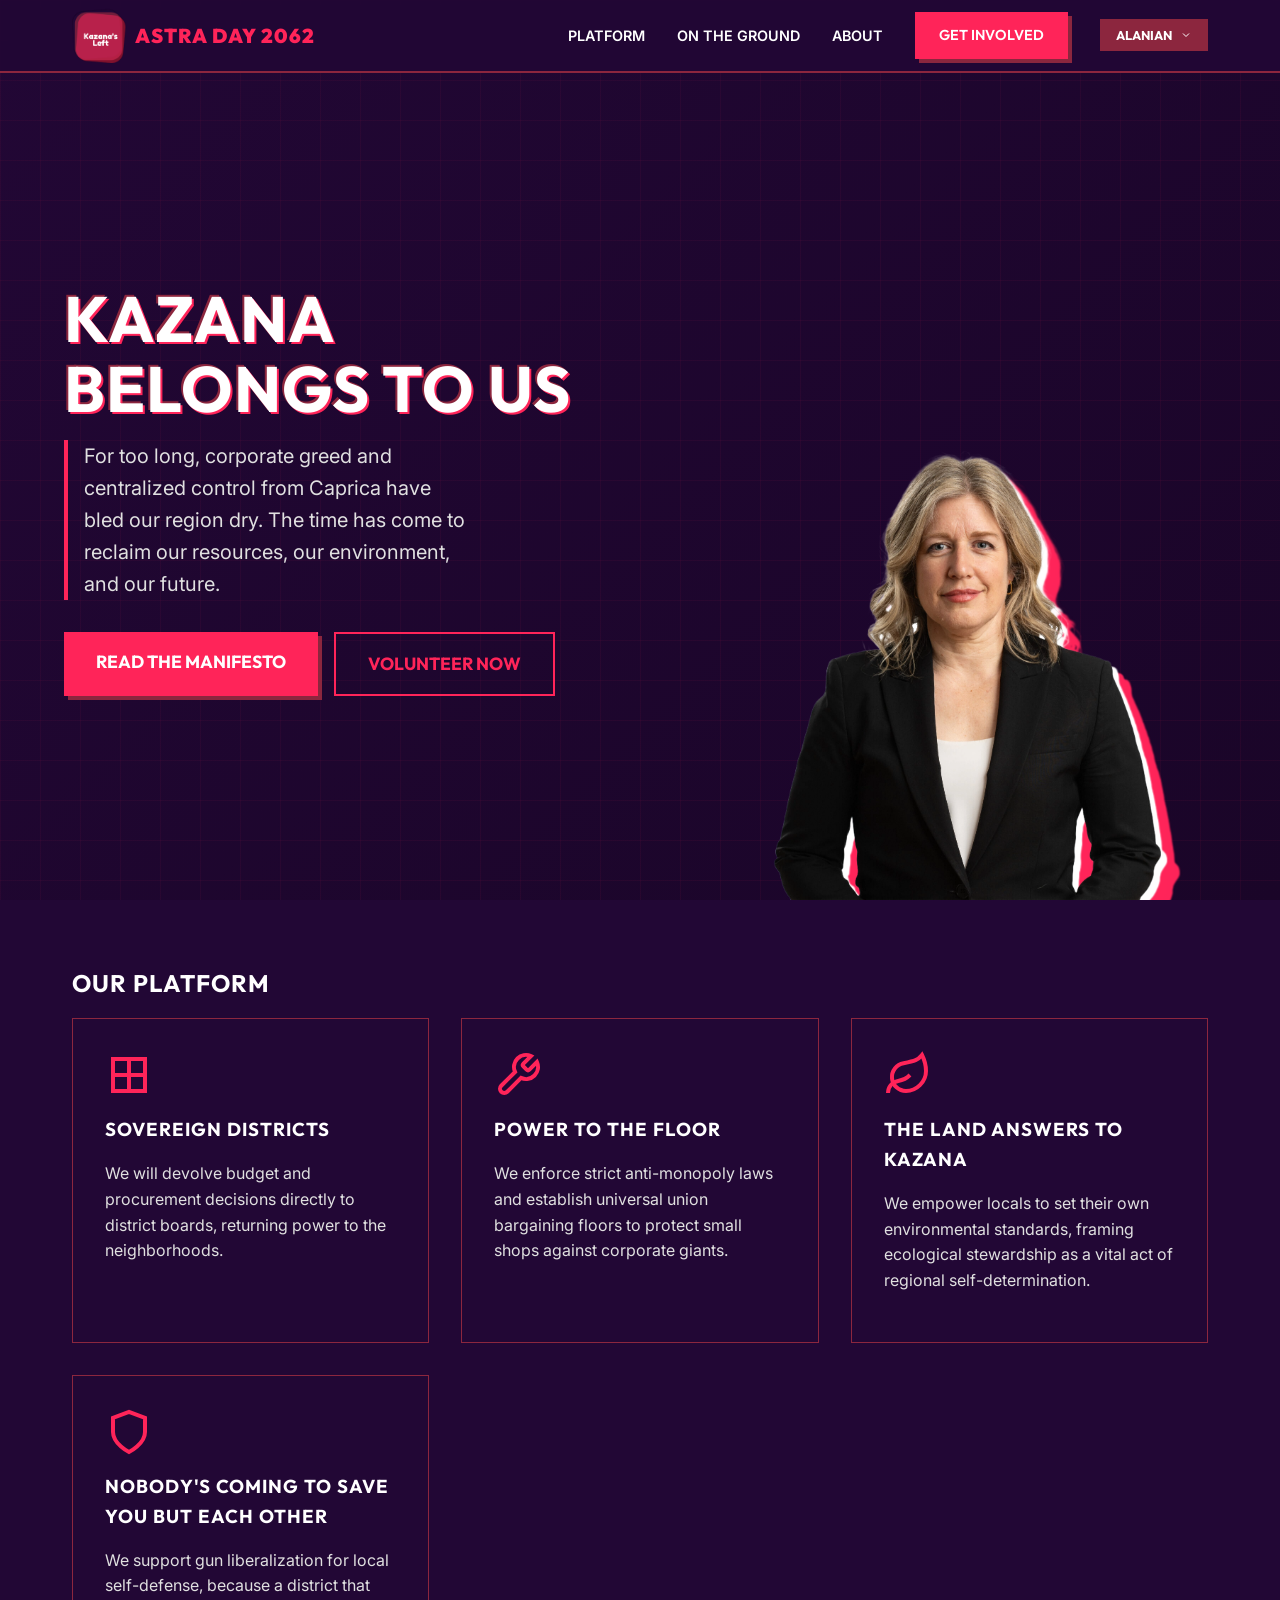
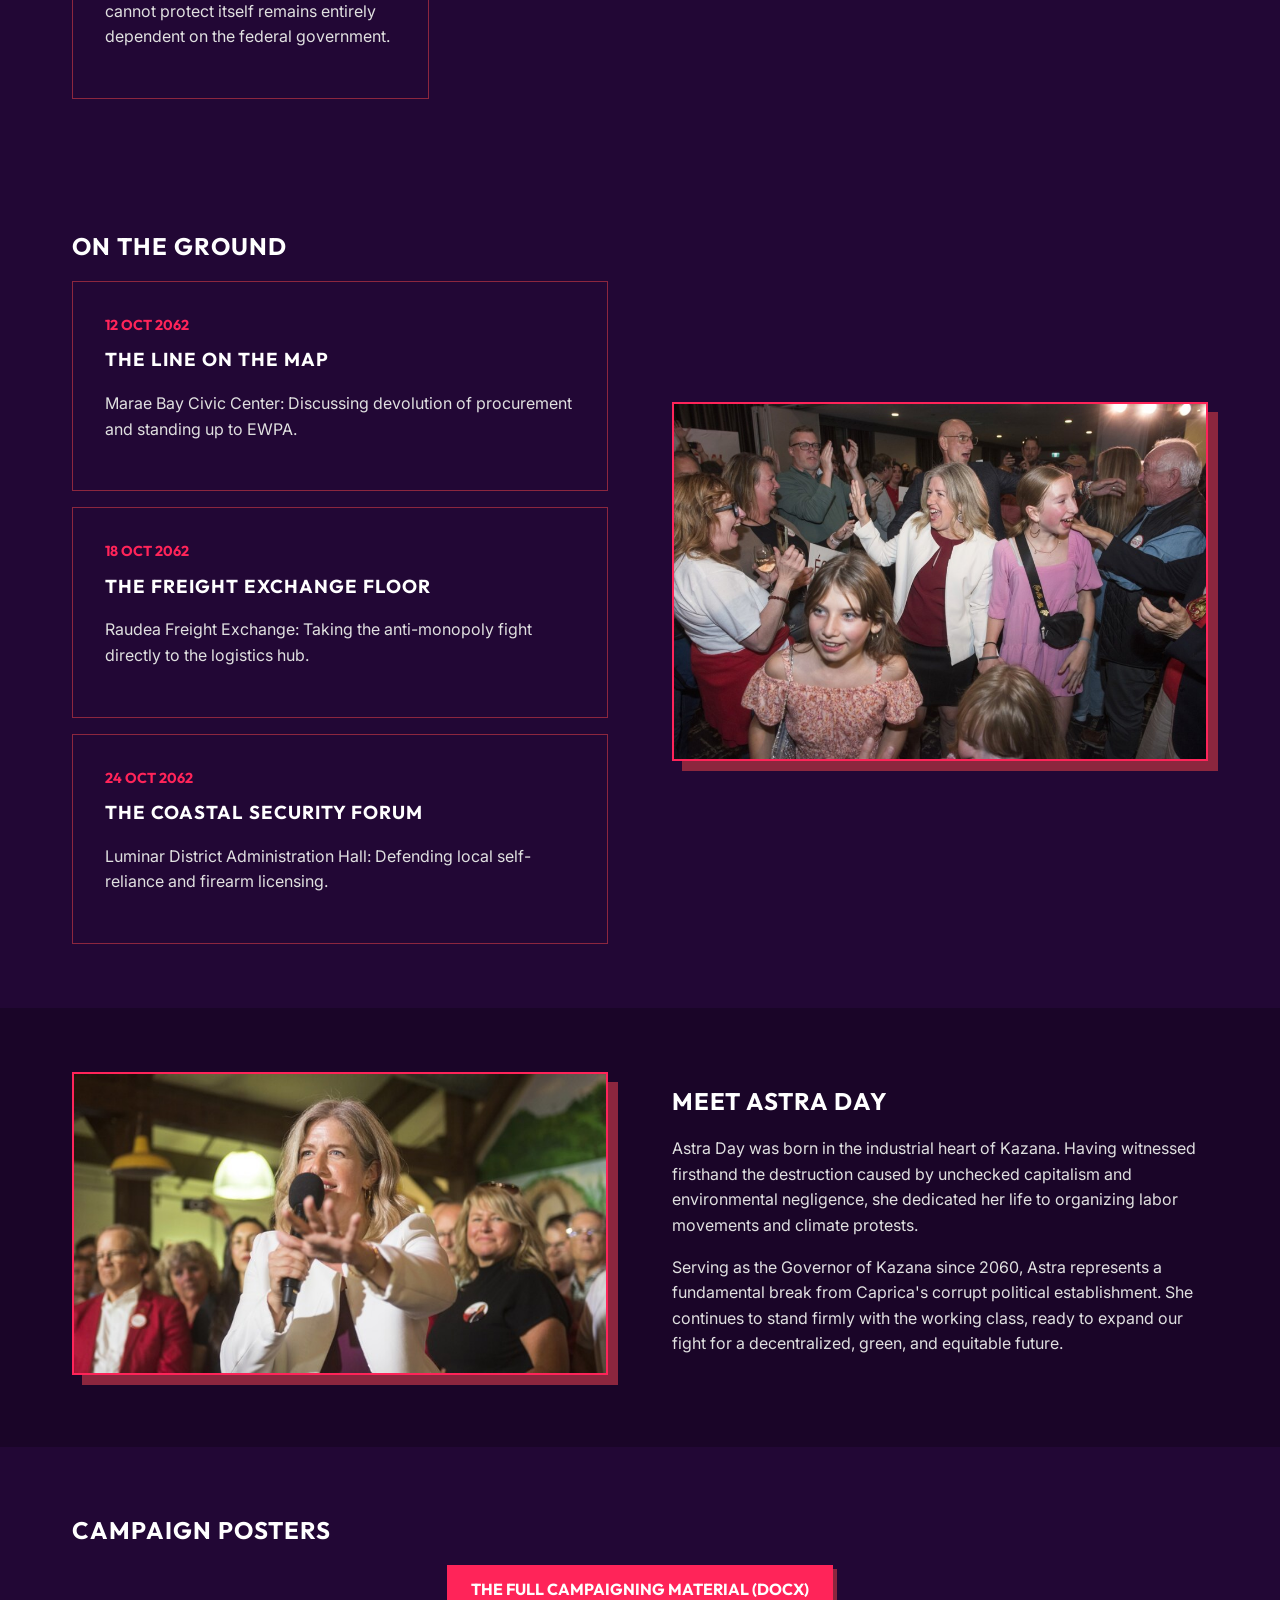
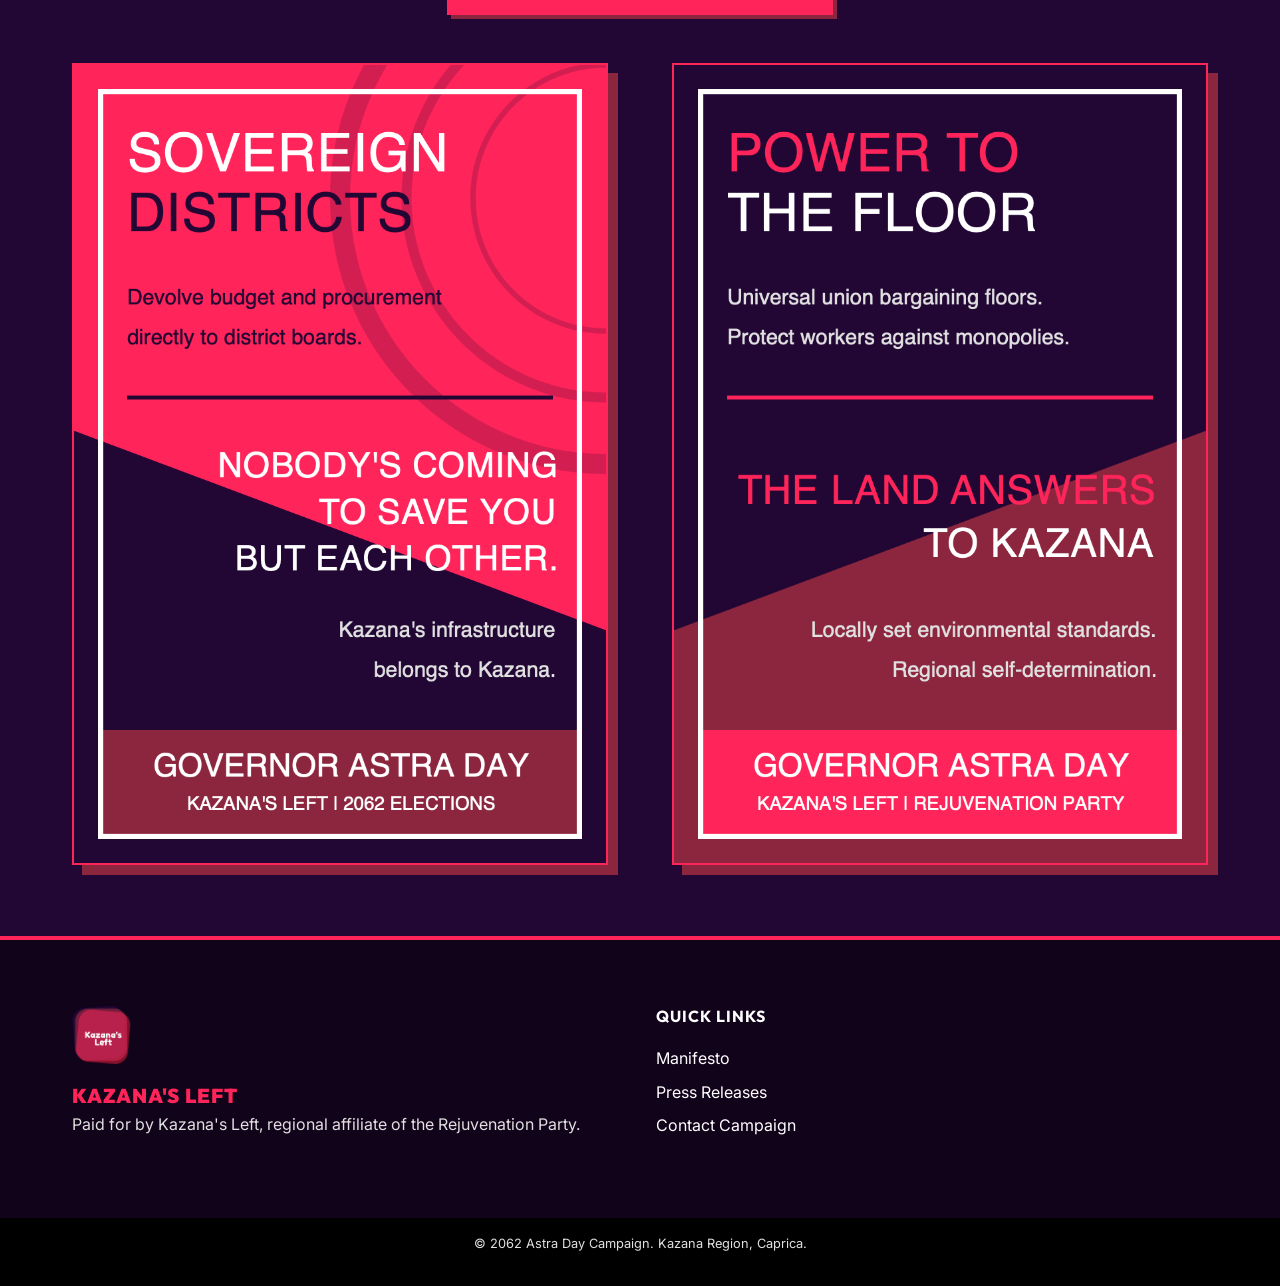
<file: index.html>
<!DOCTYPE html>
<html lang="en">
<head>
    <meta charset="UTF-8">
    <meta name="viewport" content="width=device-width, initial-scale=1.0">
    <title>Astra Day 2062 - Kazana's Left</title>
    <!-- Use Google Fonts (Outfit and Inter for a strong, modern, sharp look) -->
    <link rel="preconnect" href="https://fonts.googleapis.com">
    <link rel="preconnect" href="https://fonts.gstatic.com" crossorigin>
    <link href="https://fonts.googleapis.com/css2?family=Inter:wght@400;600&family=Outfit:wght@700;900&display=swap" rel="stylesheet">
    <link rel="icon" type="image/png" href="./favicon.png?v=3">
    <link rel="apple-touch-icon" href="./favicon.png?v=3">
    <link rel="stylesheet" href="./assets/css/index.css?v=3">
</head>
<body>
    <nav class="navbar">
        <div class="nav-container">
            <div class="brand">
                <img src="./assets/images/kazanasleft.png" alt="Kazana's Left Logo" class="logo">
                <span class="brand-text">ASTRA DAY 2062</span>
            </div>
            <div class="nav-links">
                <a href="#platform" data-i18n="nav_platform">[Platform Placeholder]</a>
                <a href="#events" data-i18n="nav_events">[Events Placeholder]</a>
                <a href="#about" data-i18n="nav_about">[About Placeholder]</a>
                <a href="#get-involved" class="btn-primary" data-i18n="nav_involved">[Involved Placeholder]</a>
                
                <!-- Language Switcher -->
                <div class="lang-switcher">
                    <button id="lang-toggle" class="btn-secondary">
                        <span id="current-lang">Alanian</span>
                        <svg width="12" height="12" viewBox="0 0 24 24" fill="none" stroke="currentColor" stroke-width="2">
                            <path d="M6 9l6 6 6-6"/>
                        </svg>
                    </button>
                    <div class="lang-dropdown" id="lang-dropdown">
                        <button class="lang-option" data-lang="en">Alanian</button>
                        <button class="lang-option" data-lang="fr">Gallic</button>
                    </div>
                </div>
            </div>
        </div>
    </nav>

    <header class="hero">
        <div class="hero-content">
            <h1 class="glitch" data-text="[Hero Headline Placeholder]" data-i18n="hero_headline">
                [Hero Headline Placeholder]
            </h1>
            <p class="hero-subtext" data-i18n="hero_subtext">
                [Hero Subtext Placeholder describing populist and decentralised ideals]
            </p>
            <div class="hero-actions">
                <a href="#platform" class="btn-primary btn-large" data-i18n="hero_action1">[Action 1 Placeholder]</a>
                <a href="#manifesto" class="btn-outline btn-large" data-i18n="hero_action2">[Action 2 Placeholder]</a>
            </div>
        </div>
        <div class="hero-visual">
            <div class="portrait-container">
                <img src="./assets/images/astradaynobg.png" alt="Astra Day Portrait" class="candidate-portrait">
            </div>
        </div>
    </header>

    <section id="platform" class="section platform-section">
        <div class="container">
            <h2 class="section-title" data-i18n="platform_title">[Platform Title Placeholder]</h2>
            <div class="grid platform-grid">
                <!-- Pillar 1: Sovereign Districts -->
                <div class="card">
                    <div class="card-icon">
                        <svg viewBox="0 0 24 24" fill="none" stroke="#ff2459" stroke-width="2"><path d="M4 4h16v16H4z"/><path d="M4 12h16"/><path d="M12 4v16"/></svg>
                    </div>
                    <h3 data-i18n="pillar1_title">[Pillar 1 Title]</h3>
                    <p data-i18n="pillar1_desc">[Pillar 1 Description]</p>
                </div>
                <!-- Pillar 2: Power to the Floor -->
                <div class="card">
                    <div class="card-icon">
                        <svg viewBox="0 0 24 24" fill="none" stroke="#ff2459" stroke-width="2"><path d="M14.7 6.3a1 1 0 0 0 0 1.4l1.6 1.6a1 1 0 0 0 1.4 0l3.77-3.77a6 6 0 0 1-7.94 7.94l-6.91 6.91a2.12 2.12 0 0 1-3-3l6.91-6.91a6 6 0 0 1 7.94-7.94l-3.76 3.76z"/></svg>
                    </div>
                    <h3 data-i18n="pillar2_title">[Pillar 2 Title]</h3>
                    <p data-i18n="pillar2_desc">[Pillar 2 Description]</p>
                </div>
                <!-- Pillar 3: The Land Answers to Kazana -->
                <div class="card">
                    <div class="card-icon">
                        <svg viewBox="0 0 24 24" fill="none" stroke="#ff2459" stroke-width="2"><path d="M11 20A7 7 0 0 1 9.8 6.1C15.5 5 17 4.48 19 2c1 2 2 4.18 2 8 0 5.5-4.78 10-10 10Z"/><path d="M2 21c0-3 1.85-5.36 5.08-6C9.5 14.52 12 13 13 12"/></svg>
                    </div>
                    <h3 data-i18n="pillar3_title">[Pillar 3 Title]</h3>
                    <p data-i18n="pillar3_desc">[Pillar 3 Description]</p>
                </div>
                <!-- Pillar 4: Nobody's Coming to Save You -->
                <div class="card">
                    <div class="card-icon">
                        <svg viewBox="0 0 24 24" fill="none" stroke="#ff2459" stroke-width="2"><path d="M12 22s8-4 8-10V5l-8-3-8 3v7c0 6 8 10 8 10z"/></svg>
                    </div>
                    <h3 data-i18n="pillar4_title">[Pillar 4 Title]</h3>
                    <p data-i18n="pillar4_desc">[Pillar 4 Description]</p>
                </div>
            </div>
        </div>
    </section>

    <section id="events" class="section events-section">
        <div class="container events-container">
            <div class="events-content">
                <h2 class="section-title" data-i18n="events_title">[Events Title Placeholder]</h2>
                <div class="grid event-list">
                    <!-- Event 1 -->
                    <a href="event1.html" class="card event-card">
                        <div class="event-date" data-i18n="event1_date">[Event 1 Date]</div>
                        <h3 data-i18n="event1_title">[Event 1 Title]</h3>
                        <p data-i18n="event1_desc">[Event 1 Description Placeholder: e.g., Local Market Visit]</p>
                    </a>
                    <!-- Event 2 -->
                    <a href="event2.html" class="card event-card">
                        <div class="event-date" data-i18n="event2_date">[Event 2 Date]</div>
                        <h3 data-i18n="event2_title">[Event 2 Title]</h3>
                        <p data-i18n="event2_desc">[Event 2 Description Placeholder: e.g., Neighborhood Walk with citizens]</p>
                    </a>
                    <!-- Event 3 -->
                    <a href="event3.html" class="card event-card">
                        <div class="event-date" data-i18n="event3_date">[Event 3 Date]</div>
                        <h3 data-i18n="event3_title">[Event 3 Title]</h3>
                        <p data-i18n="event3_desc">[Event 3 Description Placeholder: e.g., Town Hall on Decentralisation]</p>
                    </a>
                </div>
            </div>
            <div class="events-visual">
                <img src="./assets/images/astragreetingcrowd.jpeg" alt="Astra Greeting Crowd" class="campaign-photo">
            </div>
        </div>
    </section>

    <section id="about" class="section about-section dark-bg">
        <div class="container about-container">
            <div class="about-visual">
                <img src="./assets/images/astracampaigning1.jpg" alt="Astra Day Campaigning" class="campaign-photo">
            </div>
            <div class="about-content">
                <h2 class="section-title" data-i18n="about_title">[About Astra Day]</h2>
                <p data-i18n="about_p1">[About Paragraph 1 Placeholder]</p>
                <p data-i18n="about_p2">[About Paragraph 2 Placeholder]</p>
            </div>
        </div>
    </section>

    <section id="posters" class="section posters-section">
        <div class="container">
            <h2 class="section-title" data-i18n="posters_title">[Posters Title Placeholder]</h2>
            
            <div style="text-align: center; margin-bottom: 3rem;">
                <a href="https://docs.google.com/document/d/1BaBdqsBiWlAEEh6qxlYdS6-axQI-unQOqCCkGGxHIuA/edit?usp=sharing" target="_blank" class="btn-primary" data-i18n="campaign_material_btn">THE FULL CAMPAIGNING MATERIAL (docx)</a>
            </div>
            
            <div class="posters-container">
                <div class="lightbox-trigger" style="cursor: pointer;">
                    <img src="./assets/images/poster1.png" alt="Campaign Poster 1" class="campaign-poster">
                </div>
                <div class="lightbox-trigger" style="cursor: pointer;">
                    <img src="./assets/images/poster2.png" alt="Campaign Poster 2" class="campaign-poster">
                </div>
            </div>
        </div>
    </section>

    <footer class="footer">
        <div class="container footer-container">
            <div class="footer-brand">
                <img src="./assets/images/kazanasleft.png" alt="Kazana's Left Logo" class="footer-logo">
                <p class="brand-text">KAZANA'S LEFT</p>
                <p class="footer-note" data-i18n="footer_note">[Footer Note Placeholder]</p>
            </div>
            <div class="footer-links">
                <h4 data-i18n="footer_links_title">[Links Title]</h4>
                <ul>
                    <li><a href="#" data-i18n="footer_link1">[Link 1]</a></li>
                    <li><a href="#" data-i18n="footer_link2">[Link 2]</a></li>
                    <li><a href="#" data-i18n="footer_link3">[Link 3]</a></li>
                </ul>
            </div>
        </div>
        <div class="footer-bottom">
            <p data-i18n="footer_copyright">[Copyright Placeholder] 2062 Astra Day. Kazana Region, Caprica.</p>
        </div>
    </footer>

    <!-- Image Modal -->
    <div id="image-modal" class="modal">
        <span class="close-modal">&times;</span>
        <img class="modal-content" id="modal-img">
    </div>

    <script src="./assets/js/index.js?v=11"></script>
</body>
</html>
</file>
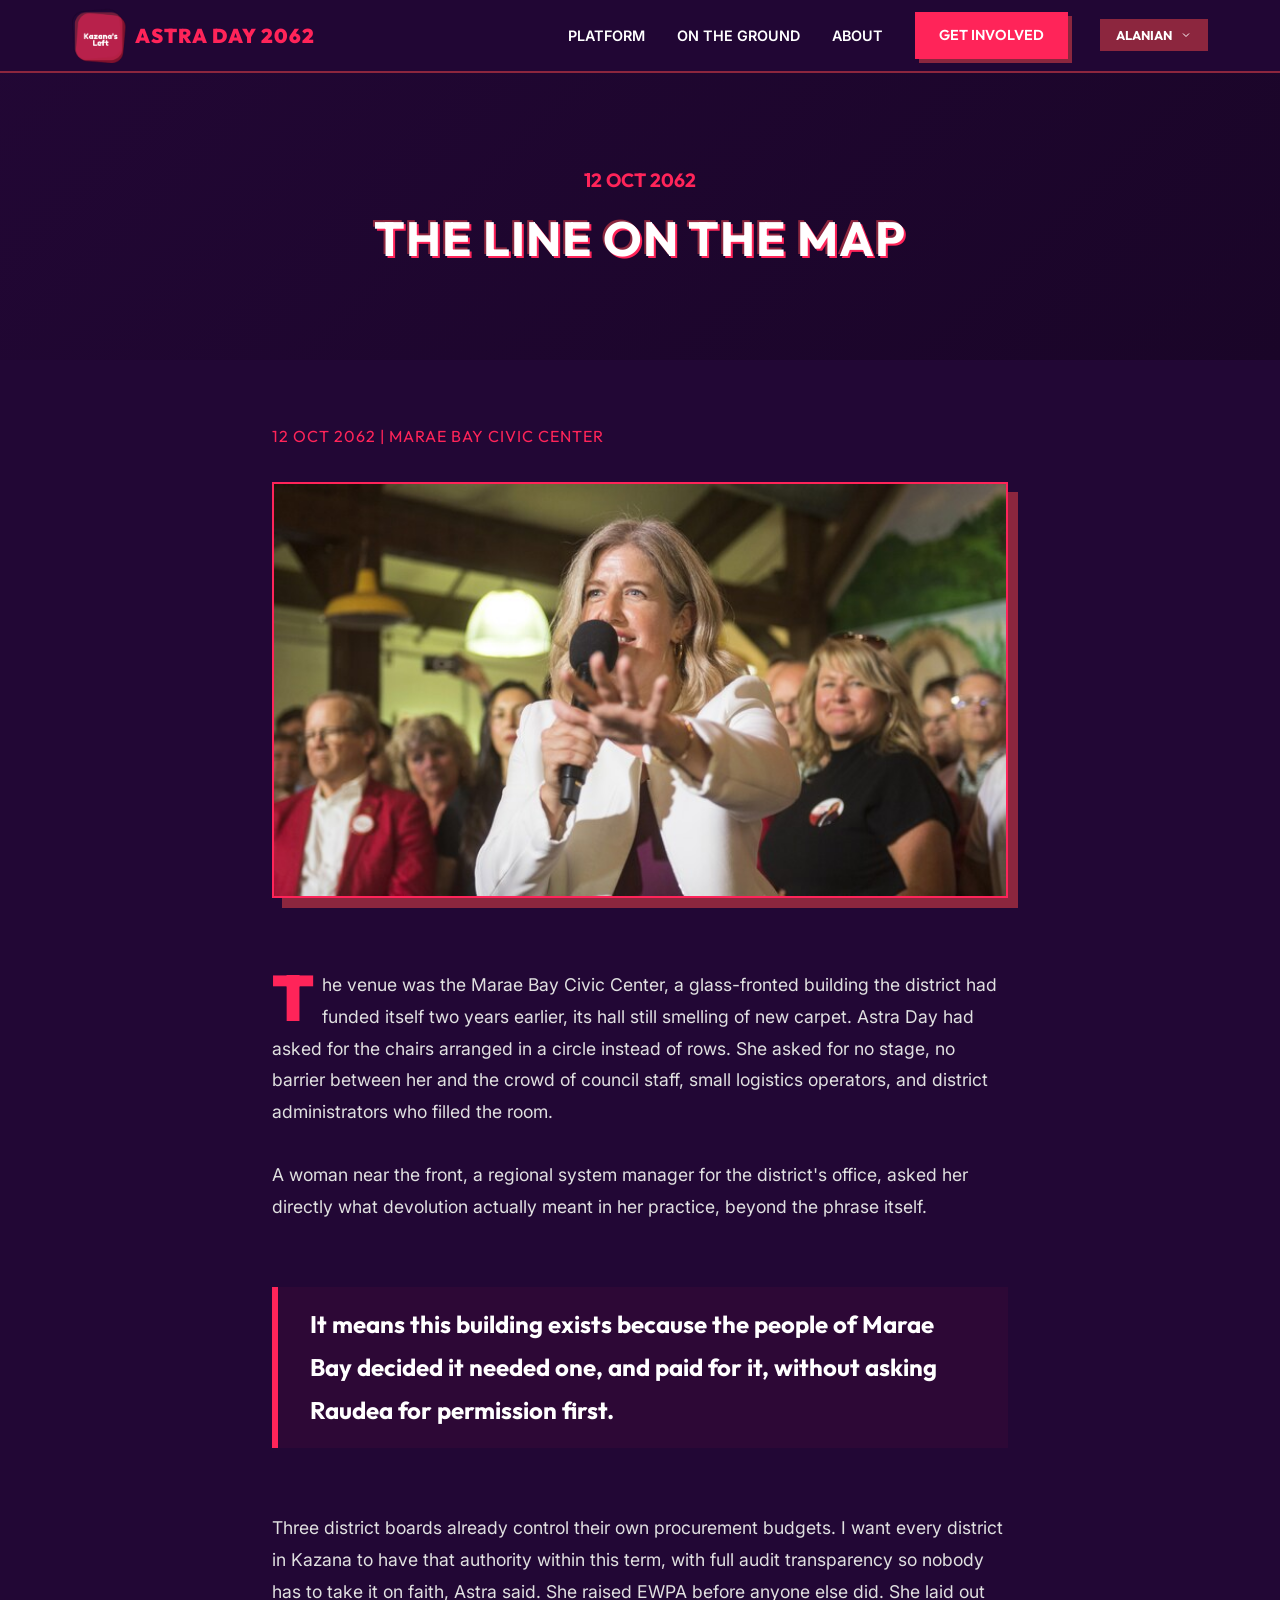
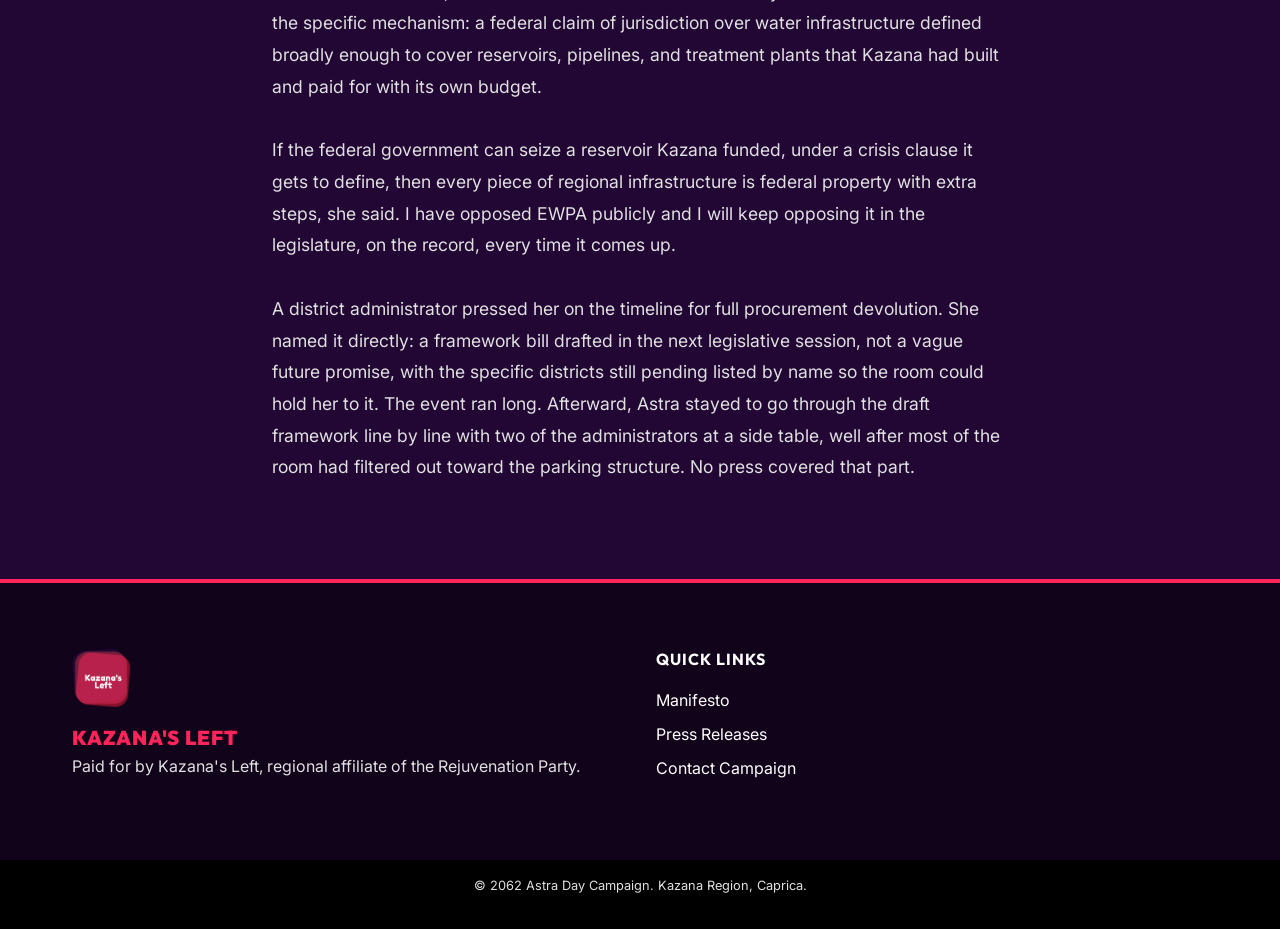
<file: event1.html>
<!DOCTYPE html>
<html lang="en">
<head>
    <meta charset="UTF-8">
    <meta name="viewport" content="width=device-width, initial-scale=1.0">
    <title>Event Details - Kazana's Left</title>
    <link rel="preconnect" href="https://fonts.googleapis.com">
    <link rel="preconnect" href="https://fonts.gstatic.com" crossorigin>
    <link href="https://fonts.googleapis.com/css2?family=Inter:wght@400;600&family=Outfit:wght@700;900&display=swap" rel="stylesheet">
    <link rel="icon" type="image/png" href="./favicon.png?v=3">
    <link rel="apple-touch-icon" href="./favicon.png?v=3">
    <link rel="stylesheet" href="./assets/css/index.css">
</head>
<body>
    <nav class="navbar">
        <div class="nav-container">
            <div class="brand">
                <a href="index.html" style="display: flex; align-items: center; gap: 0.5rem;">
                    <img src="./assets/images/kazanasleft.png" alt="Kazana's Left Logo" class="logo">
                    <span class="brand-text">ASTRA DAY 2062</span>
                </a>
            </div>
            <div class="nav-links">
                <a href="index.html#platform" data-i18n="nav_platform">[Platform Placeholder]</a>
                <a href="index.html#events" data-i18n="nav_events">[Events Placeholder]</a>
                <a href="index.html#about" data-i18n="nav_about">[About Placeholder]</a>
                <a href="index.html#get-involved" class="btn-primary" data-i18n="nav_involved">[Involved Placeholder]</a>
                
                <!-- Language Switcher -->
                <div class="lang-switcher">
                    <button id="lang-toggle" class="btn-secondary">
                        <span id="current-lang">Alanian</span>
                        <svg width="12" height="12" viewBox="0 0 24 24" fill="none" stroke="currentColor" stroke-width="2">
                            <path d="M6 9l6 6 6-6"/>
                        </svg>
                    </button>
                    <div class="lang-dropdown" id="lang-dropdown">
                        <button class="lang-option" data-lang="en">Alanian</button>
                        <button class="lang-option" data-lang="fr">Gallic</button>
                    </div>
                </div>
            </div>
        </div>
    </nav>

    <header class="section" style="padding-top: 150px; background: linear-gradient(135deg, var(--color-primary) 0%, #1a0528 100%); min-height: 40vh; display: flex; align-items: center;">
        <div class="container" style="text-align: center;">
            <div class="event-date" style="font-size: 1.2rem; margin-bottom: var(--spacing-md);" data-i18n="event1_page_date">[Event Date]</div>
            <h1 class="glitch" style="font-size: 3rem;" data-text="[Event Title]" data-i18n="event1_page_title">[Event Title]</h1>
        </div>
    </header>

    <section class="section">
        <div class="container story-container">
            <div class="story-meta" style="margin-bottom: var(--spacing-lg); color: var(--color-accent); font-family: var(--font-heading); text-transform: uppercase; letter-spacing: 1px;">
                <span data-i18n="event1_page_date">[Event Date]</span> | <span data-i18n="event1_page_location">[Event Location]</span>
            </div>
            
            <div class="story-hero-image" style="margin-bottom: var(--spacing-xl);">
                <img src="./assets/images/astracampaigning1.jpg" alt="Astra Day on the ground" class="campaign-photo" style="width: 100%;">
            </div>
            
            <div class="story-content">
                <p class="drop-cap" data-i18n="event1_p1">[Story Paragraph 1]</p>
                <p data-i18n="event1_p2">[Story Paragraph 2]</p>
                
                <blockquote data-i18n="event1_quote">
                    [A powerful pull-quote from the event...]
                </blockquote>
                
                <p data-i18n="event1_p3">[Story Paragraph 3]</p>
                <p data-i18n="event1_p4">[Story Paragraph 4]</p>
                <p data-i18n="event1_p5">[Story Paragraph 5]</p>
            </div>
        </div>
    </section>

    <footer class="footer">
        <div class="container footer-container">
            <div class="footer-brand">
                <img src="./assets/images/kazanasleft.png" alt="Kazana's Left Logo" class="footer-logo">
                <p class="brand-text">KAZANA'S LEFT</p>
                <p class="footer-note" data-i18n="footer_note">[Footer Note Placeholder]</p>
            </div>
            <div class="footer-links">
                <h4 data-i18n="footer_links_title">[Links Title]</h4>
                <ul>
                    <li><a href="index.html#platform" data-i18n="footer_link1">[Link 1]</a></li>
                    <li><a href="#" data-i18n="footer_link2">[Link 2]</a></li>
                    <li><a href="#" data-i18n="footer_link3">[Link 3]</a></li>
                </ul>
            </div>
        </div>
        <div class="footer-bottom">
            <p data-i18n="footer_copyright">[Copyright Placeholder] 2062 Astra Day. Kazana Region, Caprica.</p>
        </div>
    </footer>

    <script src="./assets/js/index.js?v=11"></script>
</body>
</html>
</file>
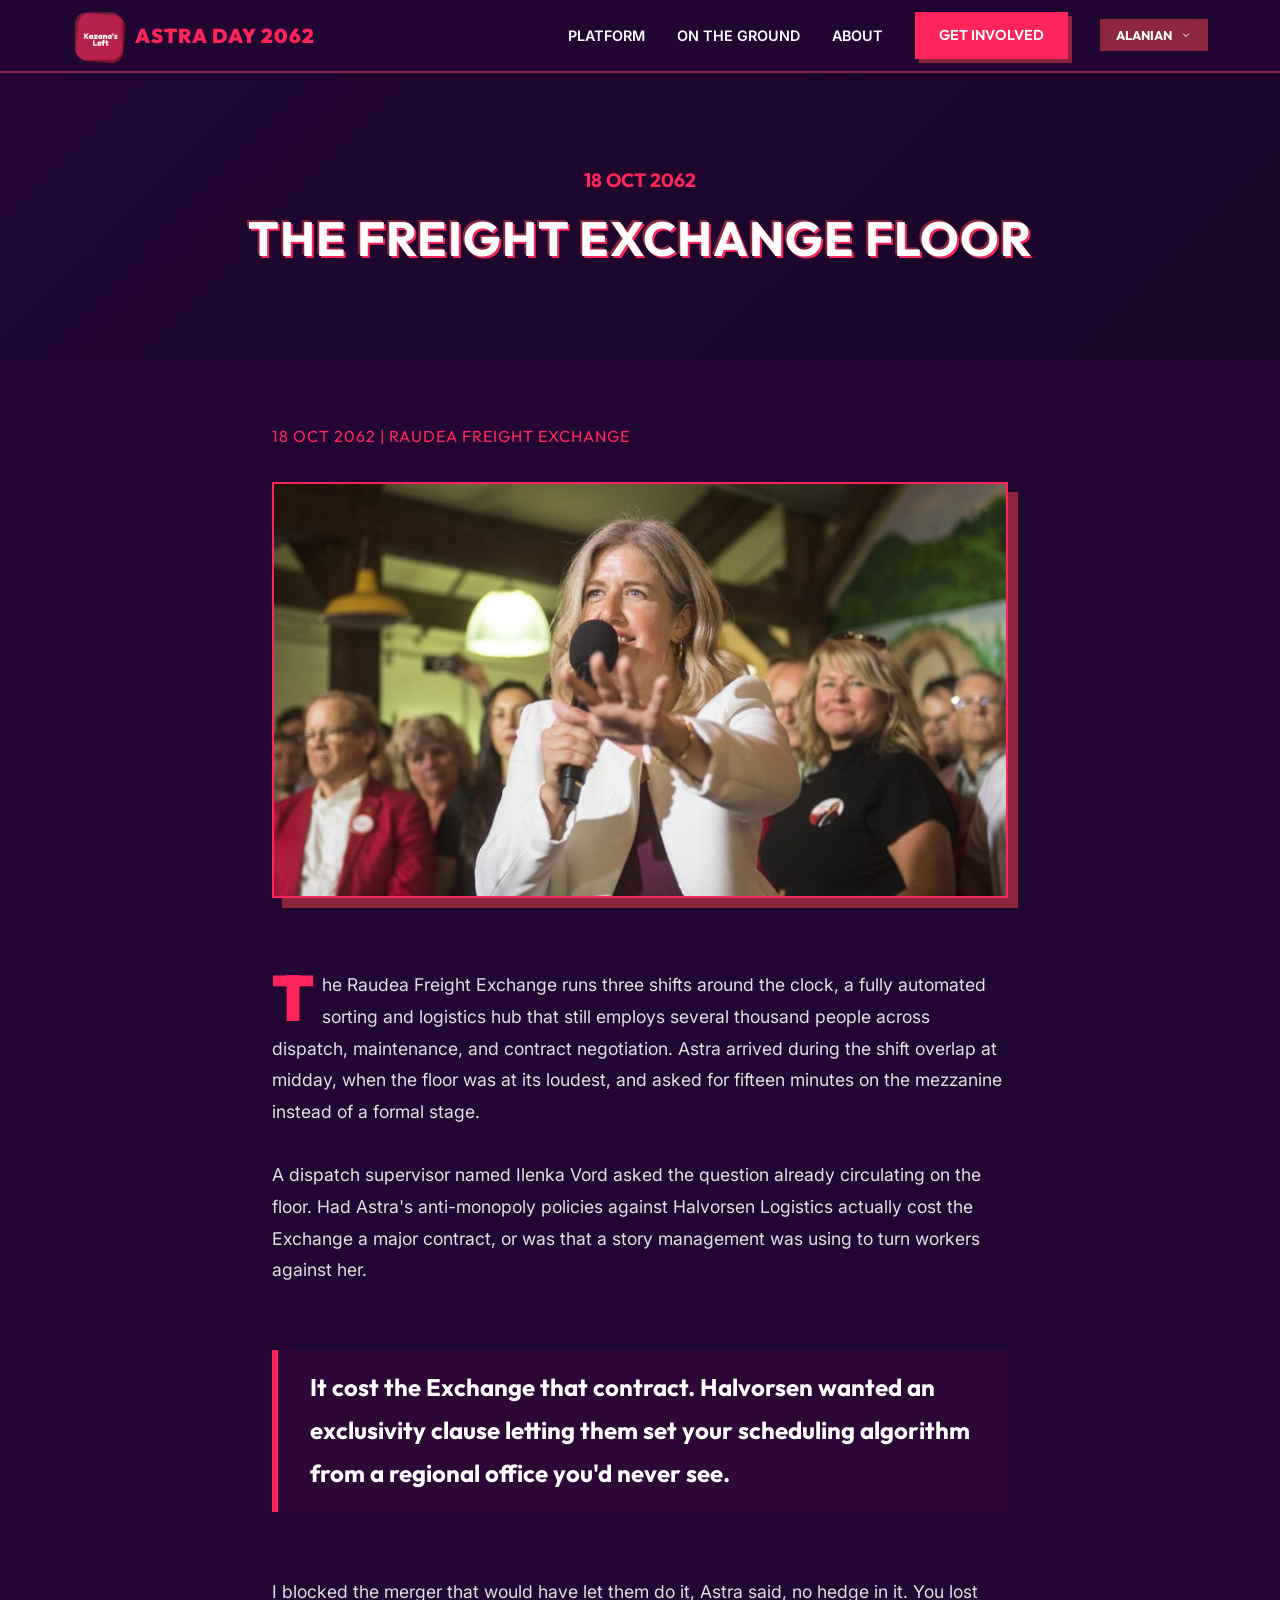
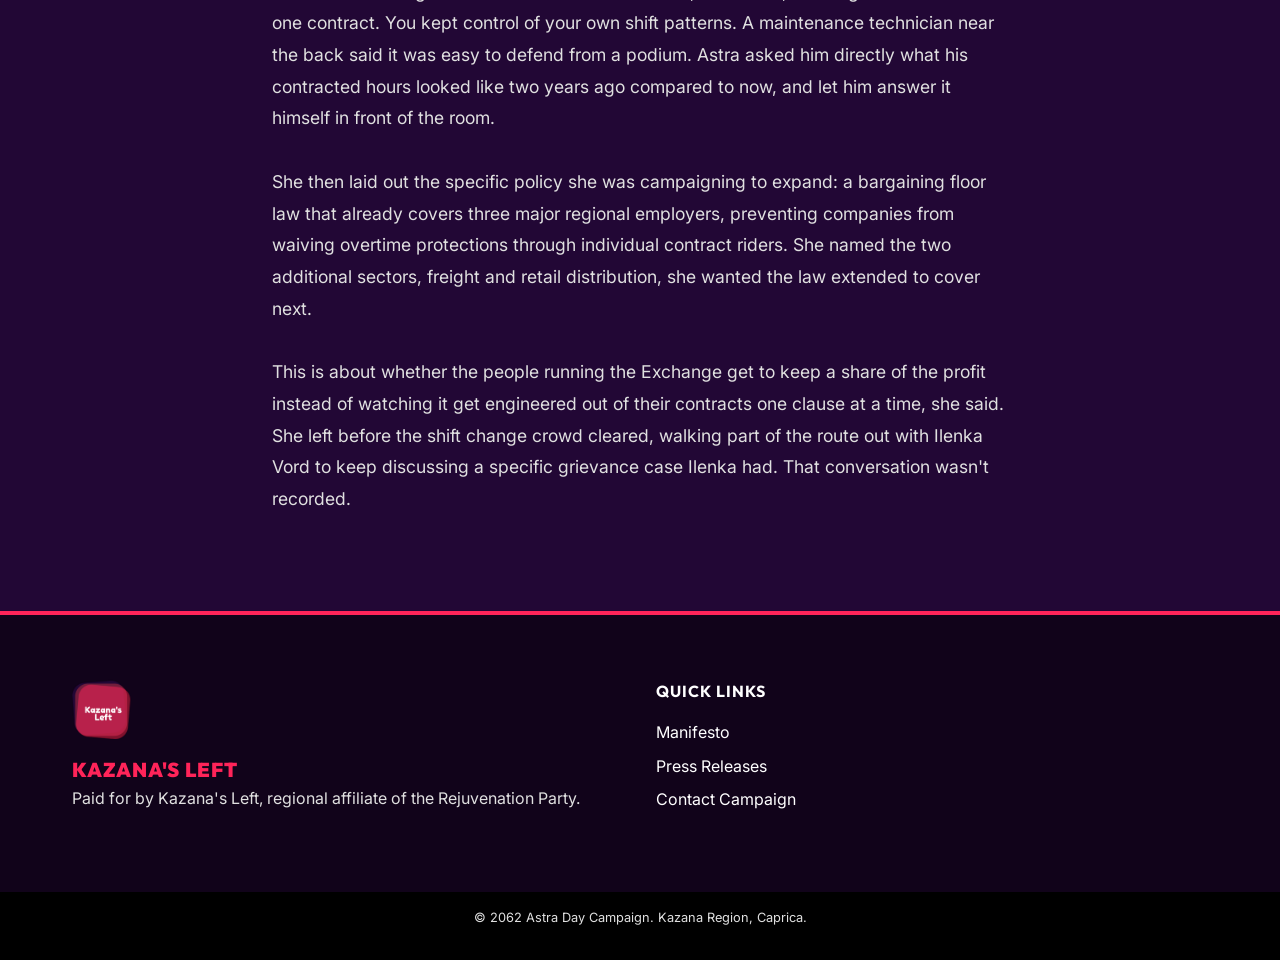
<file: event2.html>
<!DOCTYPE html>
<html lang="en">
<head>
    <meta charset="UTF-8">
    <meta name="viewport" content="width=device-width, initial-scale=1.0">
    <title>Event Details - Kazana's Left</title>
    <link rel="preconnect" href="https://fonts.googleapis.com">
    <link rel="preconnect" href="https://fonts.gstatic.com" crossorigin>
    <link href="https://fonts.googleapis.com/css2?family=Inter:wght@400;600&family=Outfit:wght@700;900&display=swap" rel="stylesheet">
    <link rel="icon" type="image/png" href="./favicon.png?v=3">
    <link rel="apple-touch-icon" href="./favicon.png?v=3">
    <link rel="stylesheet" href="./assets/css/index.css">
</head>
<body>
    <nav class="navbar">
        <div class="nav-container">
            <div class="brand">
                <a href="index.html" style="display: flex; align-items: center; gap: 0.5rem;">
                    <img src="./assets/images/kazanasleft.png" alt="Kazana's Left Logo" class="logo">
                    <span class="brand-text">ASTRA DAY 2062</span>
                </a>
            </div>
            <div class="nav-links">
                <a href="index.html#platform" data-i18n="nav_platform">[Platform Placeholder]</a>
                <a href="index.html#events" data-i18n="nav_events">[Events Placeholder]</a>
                <a href="index.html#about" data-i18n="nav_about">[About Placeholder]</a>
                <a href="index.html#get-involved" class="btn-primary" data-i18n="nav_involved">[Involved Placeholder]</a>
                
                <!-- Language Switcher -->
                <div class="lang-switcher">
                    <button id="lang-toggle" class="btn-secondary">
                        <span id="current-lang">Alanian</span>
                        <svg width="12" height="12" viewBox="0 0 24 24" fill="none" stroke="currentColor" stroke-width="2">
                            <path d="M6 9l6 6 6-6"/>
                        </svg>
                    </button>
                    <div class="lang-dropdown" id="lang-dropdown">
                        <button class="lang-option" data-lang="en">Alanian</button>
                        <button class="lang-option" data-lang="fr">Gallic</button>
                    </div>
                </div>
            </div>
        </div>
    </nav>

    <header class="section" style="padding-top: 150px; background: linear-gradient(135deg, var(--color-primary) 0%, #1a0528 100%); min-height: 40vh; display: flex; align-items: center;">
        <div class="container" style="text-align: center;">
            <div class="event-date" style="font-size: 1.2rem; margin-bottom: var(--spacing-md);" data-i18n="event2_page_date">[Event Date]</div>
            <h1 class="glitch" style="font-size: 3rem;" data-text="[Event Title]" data-i18n="event2_page_title">[Event Title]</h1>
        </div>
    </header>

    <section class="section">
        <div class="container story-container">
            <div class="story-meta" style="margin-bottom: var(--spacing-lg); color: var(--color-accent); font-family: var(--font-heading); text-transform: uppercase; letter-spacing: 1px;">
                <span data-i18n="event2_page_date">[Event Date]</span> | <span data-i18n="event2_page_location">[Event Location]</span>
            </div>
            
            <div class="story-hero-image" style="margin-bottom: var(--spacing-xl);">
                <img src="./assets/images/astracampaigning1.jpg" alt="Astra Day on the ground" class="campaign-photo" style="width: 100%;">
            </div>
            
            <div class="story-content">
                <p class="drop-cap" data-i18n="event2_p1">[Story Paragraph 1]</p>
                <p data-i18n="event2_p2">[Story Paragraph 2]</p>
                
                <blockquote data-i18n="event2_quote">
                    [A powerful pull-quote from the event...]
                </blockquote>
                
                <p data-i18n="event2_p3">[Story Paragraph 3]</p>
                <p data-i18n="event2_p4">[Story Paragraph 4]</p>
                <p data-i18n="event2_p5">[Story Paragraph 5]</p>
            </div>
        </div>
    </section>

    <footer class="footer">
        <div class="container footer-container">
            <div class="footer-brand">
                <img src="./assets/images/kazanasleft.png" alt="Kazana's Left Logo" class="footer-logo">
                <p class="brand-text">KAZANA'S LEFT</p>
                <p class="footer-note" data-i18n="footer_note">[Footer Note Placeholder]</p>
            </div>
            <div class="footer-links">
                <h4 data-i18n="footer_links_title">[Links Title]</h4>
                <ul>
                    <li><a href="index.html#platform" data-i18n="footer_link1">[Link 1]</a></li>
                    <li><a href="#" data-i18n="footer_link2">[Link 2]</a></li>
                    <li><a href="#" data-i18n="footer_link3">[Link 3]</a></li>
                </ul>
            </div>
        </div>
        <div class="footer-bottom">
            <p data-i18n="footer_copyright">[Copyright Placeholder] 2062 Astra Day. Kazana Region, Caprica.</p>
        </div>
    </footer>

    <script src="./assets/js/index.js?v=11"></script>
</body>
</html>
</file>
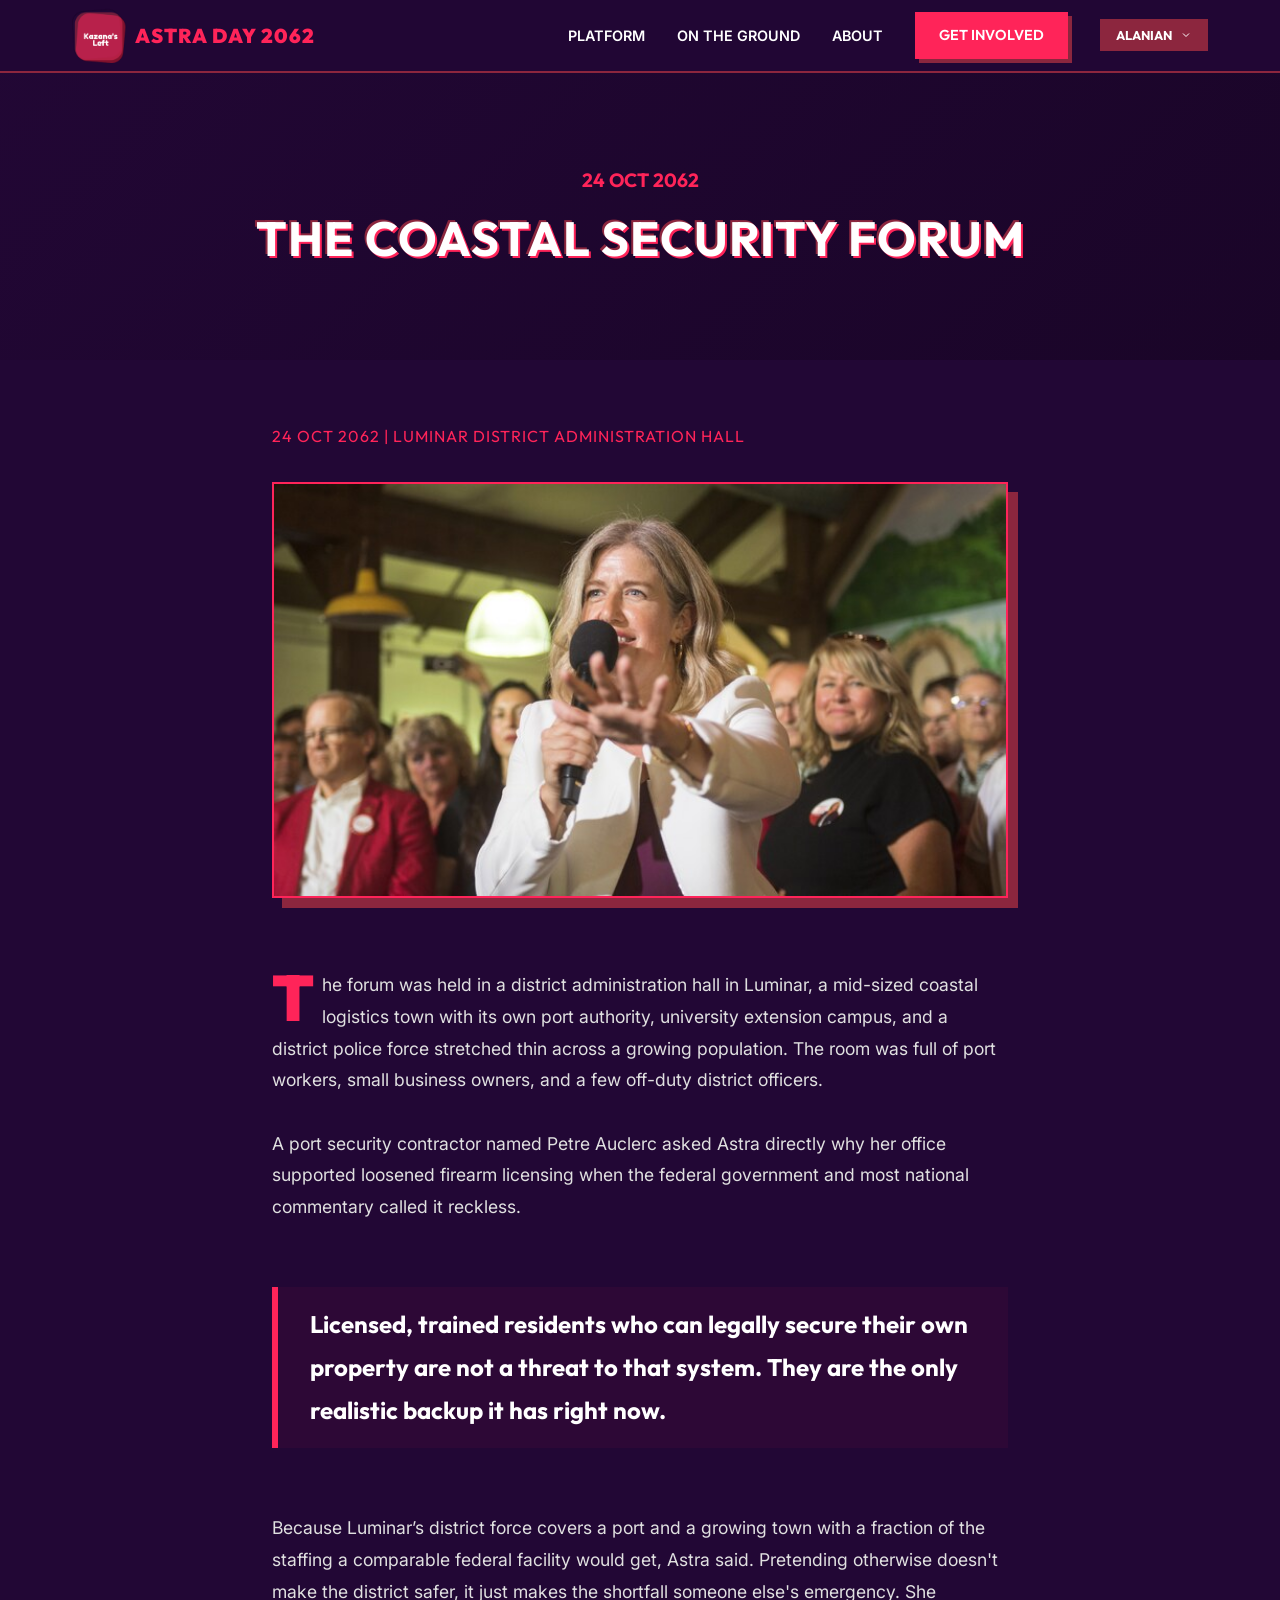
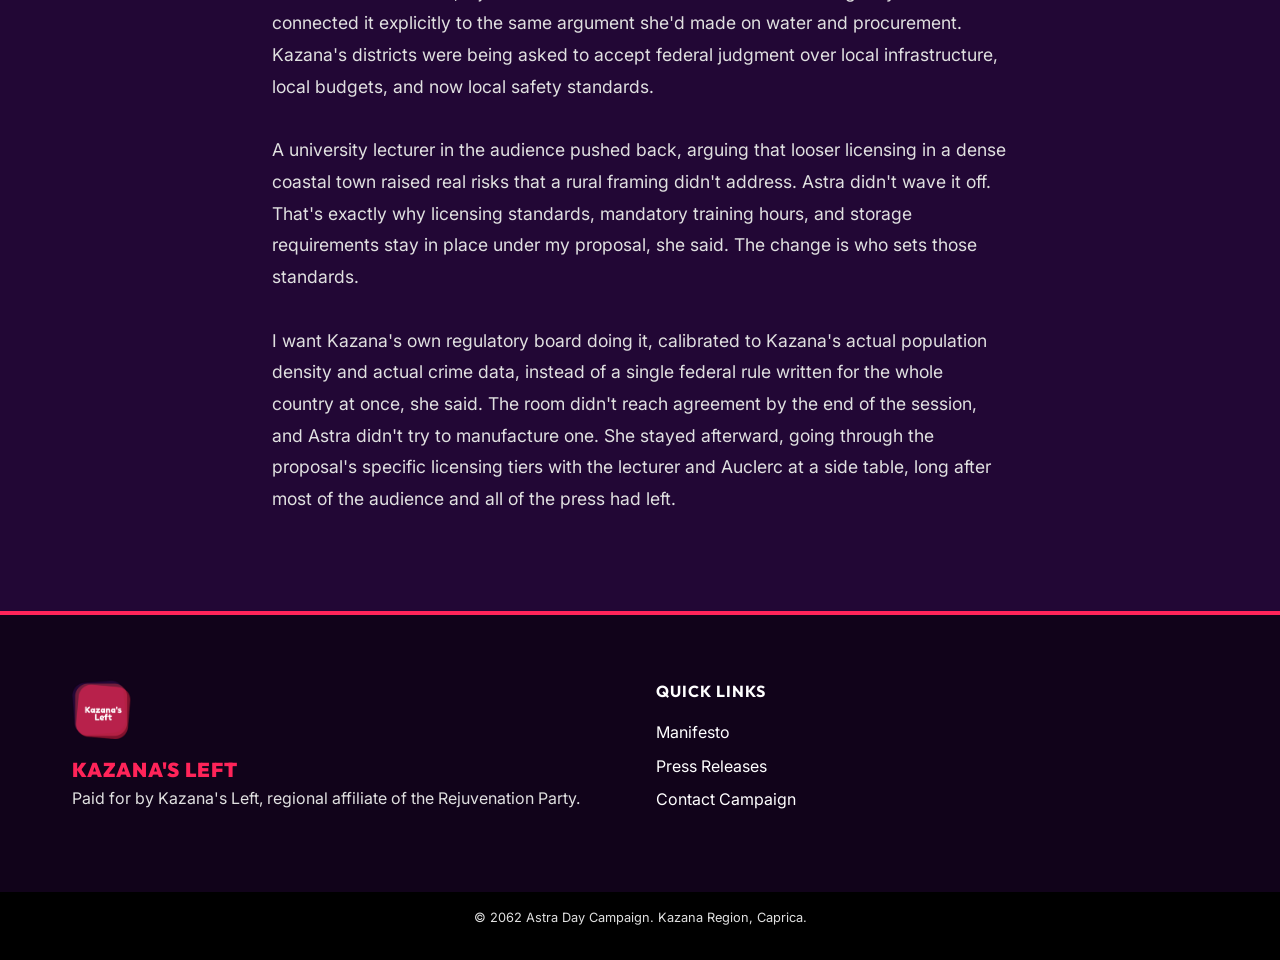
<file: event3.html>
<!DOCTYPE html>
<html lang="en">
<head>
    <meta charset="UTF-8">
    <meta name="viewport" content="width=device-width, initial-scale=1.0">
    <title>Event Details - Kazana's Left</title>
    <link rel="preconnect" href="https://fonts.googleapis.com">
    <link rel="preconnect" href="https://fonts.gstatic.com" crossorigin>
    <link href="https://fonts.googleapis.com/css2?family=Inter:wght@400;600&family=Outfit:wght@700;900&display=swap" rel="stylesheet">
    <link rel="icon" type="image/png" href="./favicon.png?v=3">
    <link rel="apple-touch-icon" href="./favicon.png?v=3">
    <link rel="stylesheet" href="./assets/css/index.css">
</head>
<body>
    <nav class="navbar">
        <div class="nav-container">
            <div class="brand">
                <a href="index.html" style="display: flex; align-items: center; gap: 0.5rem;">
                    <img src="./assets/images/kazanasleft.png" alt="Kazana's Left Logo" class="logo">
                    <span class="brand-text">ASTRA DAY 2062</span>
                </a>
            </div>
            <div class="nav-links">
                <a href="index.html#platform" data-i18n="nav_platform">[Platform Placeholder]</a>
                <a href="index.html#events" data-i18n="nav_events">[Events Placeholder]</a>
                <a href="index.html#about" data-i18n="nav_about">[About Placeholder]</a>
                <a href="index.html#get-involved" class="btn-primary" data-i18n="nav_involved">[Involved Placeholder]</a>
                
                <!-- Language Switcher -->
                <div class="lang-switcher">
                    <button id="lang-toggle" class="btn-secondary">
                        <span id="current-lang">Alanian</span>
                        <svg width="12" height="12" viewBox="0 0 24 24" fill="none" stroke="currentColor" stroke-width="2">
                            <path d="M6 9l6 6 6-6"/>
                        </svg>
                    </button>
                    <div class="lang-dropdown" id="lang-dropdown">
                        <button class="lang-option" data-lang="en">Alanian</button>
                        <button class="lang-option" data-lang="fr">Gallic</button>
                    </div>
                </div>
            </div>
        </div>
    </nav>

    <header class="section" style="padding-top: 150px; background: linear-gradient(135deg, var(--color-primary) 0%, #1a0528 100%); min-height: 40vh; display: flex; align-items: center;">
        <div class="container" style="text-align: center;">
            <div class="event-date" style="font-size: 1.2rem; margin-bottom: var(--spacing-md);" data-i18n="event3_page_date">[Event Date]</div>
            <h1 class="glitch" style="font-size: 3rem;" data-text="[Event Title]" data-i18n="event3_page_title">[Event Title]</h1>
        </div>
    </header>

    <section class="section">
        <div class="container story-container">
            <div class="story-meta" style="margin-bottom: var(--spacing-lg); color: var(--color-accent); font-family: var(--font-heading); text-transform: uppercase; letter-spacing: 1px;">
                <span data-i18n="event3_page_date">[Event Date]</span> | <span data-i18n="event3_page_location">[Event Location]</span>
            </div>
            
            <div class="story-hero-image" style="margin-bottom: var(--spacing-xl);">
                <img src="./assets/images/astracampaigning1.jpg" alt="Astra Day on the ground" class="campaign-photo" style="width: 100%;">
            </div>
            
            <div class="story-content">
                <p class="drop-cap" data-i18n="event3_p1">[Story Paragraph 1]</p>
                <p data-i18n="event3_p2">[Story Paragraph 2]</p>
                
                <blockquote data-i18n="event3_quote">
                    [A powerful pull-quote from the event...]
                </blockquote>
                
                <p data-i18n="event3_p3">[Story Paragraph 3]</p>
                <p data-i18n="event3_p4">[Story Paragraph 4]</p>
                <p data-i18n="event3_p5">[Story Paragraph 5]</p>
            </div>
        </div>
    </section>

    <footer class="footer">
        <div class="container footer-container">
            <div class="footer-brand">
                <img src="./assets/images/kazanasleft.png" alt="Kazana's Left Logo" class="footer-logo">
                <p class="brand-text">KAZANA'S LEFT</p>
                <p class="footer-note" data-i18n="footer_note">[Footer Note Placeholder]</p>
            </div>
            <div class="footer-links">
                <h4 data-i18n="footer_links_title">[Links Title]</h4>
                <ul>
                    <li><a href="index.html#platform" data-i18n="footer_link1">[Link 1]</a></li>
                    <li><a href="#" data-i18n="footer_link2">[Link 2]</a></li>
                    <li><a href="#" data-i18n="footer_link3">[Link 3]</a></li>
                </ul>
            </div>
        </div>
        <div class="footer-bottom">
            <p data-i18n="footer_copyright">[Copyright Placeholder] 2062 Astra Day. Kazana Region, Caprica.</p>
        </div>
    </footer>

    <script src="./assets/js/index.js?v=11"></script>
</body>
</html>
</file>
<file: assets/css/index.css>
:root {
    /* Color Palette */
    --color-primary: #220735; /* Deep Purple */
    --color-secondary: #8c263e; /* Burgundy */
    --color-accent: #ff2459; /* Vibrant Pink/Red */
    --color-text: #ffffff;
    --color-text-muted: #e0e0e0;
    
    /* Typography */
    --font-heading: 'Outfit', sans-serif;
    --font-body: 'Inter', sans-serif;
    
    /* Spacing & Structure */
    --spacing-sm: 0.5rem;
    --spacing-md: 1rem;
    --spacing-lg: 2rem;
    --spacing-xl: 4rem;
    
    /* Sharp edges only! */
    --radius-sharp: 0px;
}

* {
    margin: 0;
    padding: 0;
    box-sizing: border-box;
}

html {
    scroll-behavior: smooth;
}

body {
    background-color: var(--color-primary);
    color: var(--color-text);
    font-family: var(--font-body);
    line-height: 1.6;
    overflow-x: hidden;
}

h1, h2, h3, h4, .brand-text {
    font-family: var(--font-heading);
    text-transform: uppercase;
    letter-spacing: 1px;
    margin-bottom: var(--spacing-md);
}

a {
    color: var(--color-text);
    text-decoration: none;
    transition: color 0.3s ease;
}

a:hover {
    color: var(--color-accent);
}

/* Typography elements */
p {
    margin-bottom: var(--spacing-md);
    color: var(--color-text-muted);
}

blockquote {
    font-family: var(--font-heading);
    font-size: 1.5rem;
    font-weight: 700;
    color: var(--color-text);
    border-left: 6px solid var(--color-accent);
    padding: var(--spacing-md) var(--spacing-lg);
    margin: var(--spacing-xl) 0;
    background-color: rgba(255, 36, 89, 0.05);
}

/* Layout */
.container {
    max-width: 1200px;
    margin: 0 auto;
    padding: 0 var(--spacing-lg);
}

.section {
    padding: var(--spacing-xl) 0;
}

.dark-bg {
    background-color: #1a0528; /* Slightly darker than primary for contrast */
}

/* Buttons */
.btn-primary, .btn-secondary, .btn-outline {
    display: inline-block;
    padding: 0.75rem 1.5rem;
    font-family: var(--font-heading);
    font-weight: 700;
    text-transform: uppercase;
    cursor: pointer;
    border-radius: var(--radius-sharp); /* NO soft corners */
    transition: all 0.3s ease;
    border: none;
}

.btn-primary {
    background-color: var(--color-accent);
    color: #fff;
    box-shadow: 4px 4px 0px var(--color-secondary);
}

.btn-primary:hover {
    transform: translate(-2px, -2px);
    box-shadow: 6px 6px 0px var(--color-secondary);
    color: #fff;
}

.btn-secondary {
    background-color: var(--color-secondary);
    color: #fff;
}

.btn-secondary:hover {
    background-color: #701d31;
}

.btn-outline {
    background-color: transparent;
    color: var(--color-accent);
    border: 2px solid var(--color-accent);
}

.btn-outline:hover {
    background-color: var(--color-accent);
    color: #fff;
}

.btn-large {
    padding: 1rem 2rem;
    font-size: 1.1rem;
}

/* Navbar */
.navbar {
    position: fixed;
    top: 0;
    width: 100%;
    background-color: rgba(34, 7, 53, 0.95);
    border-bottom: 2px solid var(--color-secondary);
    z-index: 1000;
    backdrop-filter: blur(10px);
}

.nav-container {
    display: flex;
    justify-content: space-between;
    align-items: center;
    padding: var(--spacing-sm) var(--spacing-lg);
    max-width: 1200px;
    margin: 0 auto;
}

.brand {
    display: flex;
    align-items: center;
    gap: var(--spacing-sm);
}

.logo {
    height: 55px;
    width: auto;
}

.brand-text {
    margin: 0;
    font-size: 1.25rem;
    color: var(--color-accent);
    font-weight: 900;
}

.nav-links {
    display: flex;
    align-items: center;
    gap: var(--spacing-lg);
}

.nav-links a {
    font-weight: 600;
    font-size: 0.9rem;
    text-transform: uppercase;
}

/* Language Switcher */
.lang-switcher {
    position: relative;
}

.lang-switcher .btn-secondary {
    display: flex;
    align-items: center;
    gap: 0.5rem;
    padding: 0.5rem 1rem;
    font-size: 0.8rem;
}

.lang-dropdown {
    position: absolute;
    top: 100%;
    right: 0;
    background-color: var(--color-secondary);
    border: 1px solid var(--color-primary);
    display: none;
    flex-direction: column;
    min-width: 120px;
    margin-top: 0.25rem;
}

.lang-dropdown.show {
    display: flex;
}

.lang-option {
    background: none;
    border: none;
    color: #fff;
    padding: 0.75rem 1rem;
    text-align: left;
    font-family: var(--font-body);
    font-weight: 600;
    cursor: pointer;
    transition: background-color 0.2s;
}

.lang-option:hover {
    background-color: var(--color-accent);
}

/* Hero Section */
.hero {
    min-height: 100vh;
    padding-top: 80px; /* offset for fixed nav */
    display: grid;
    grid-template-columns: 1fr 1fr;
    align-items: stretch;
    background: linear-gradient(135deg, var(--color-primary) 0%, #1a0528 100%);
    position: relative;
    overflow: hidden;
}

.hero::after {
    content: '';
    position: absolute;
    top: 0;
    left: 0;
    width: 100%;
    height: 100%;
    background-image: linear-gradient(rgba(255, 36, 89, 0.05) 1px, transparent 1px),
                      linear-gradient(90deg, rgba(255, 36, 89, 0.05) 1px, transparent 1px);
    background-size: 40px 40px;
    pointer-events: none;
}

.hero-content {
    padding: var(--spacing-xl);
    z-index: 10;
    display: flex;
    flex-direction: column;
    justify-content: center;
}

.hero-visual {
    padding: var(--spacing-lg);
    padding-bottom: 0;
    z-index: 10;
    display: flex;
    justify-content: center;
    align-items: flex-end;
    position: relative;
}

.portrait-container {
    position: relative;
    max-width: 800px;
    width: 100%;
    display: flex;
    justify-content: center;
    align-items: flex-end;
    z-index: 10;
}

.candidate-portrait {
    width: 100%;
    height: auto;
    max-height: 95vh;
    transform: scale(1.05);
    transform-origin: bottom center;
    z-index: 2;
    position: relative;
    filter: drop-shadow(6px 6px 0px var(--color-text)) drop-shadow(12px 12px 0px var(--color-accent));
}

.campaign-photo {
    max-width: 100%;
    height: auto;
    border: 2px solid var(--color-accent);
    box-shadow: 10px 10px 0px var(--color-secondary);
}

.glitch {
    font-size: 4rem;
    line-height: 1.1;
    color: var(--color-text);
    position: relative;
    text-shadow: 2px 2px var(--color-accent), -2px -2px var(--color-secondary);
}

.hero-subtext {
    font-size: 1.25rem;
    margin-bottom: var(--spacing-lg);
    max-width: 80%;
    border-left: 4px solid var(--color-accent);
    padding-left: 1rem;
}

.hero-actions {
    display: flex;
    gap: var(--spacing-md);
}

/* Grid Layouts */
.grid {
    display: grid;
    gap: var(--spacing-lg);
}

.platform-grid {
    grid-template-columns: repeat(auto-fit, minmax(300px, 1fr));
}

/* Cards */
.card {
    background-color: var(--color-primary);
    border: 1px solid var(--color-secondary);
    padding: var(--spacing-lg);
    transition: transform 0.3s ease, box-shadow 0.3s ease;
    border-radius: var(--radius-sharp); /* NO soft corners */
}

.card:hover {
    transform: translateY(-10px);
    box-shadow: 8px 8px 0px var(--color-accent);
}

.card-icon {
    width: 48px;
    height: 48px;
    margin-bottom: var(--spacing-md);
}

/* Events */
.event-card {
    display: flex;
    flex-direction: column;
}

.event-date {
    font-family: var(--font-heading);
    color: var(--color-accent);
    font-size: 0.9rem;
    font-weight: 700;
    margin-bottom: var(--spacing-sm);
    text-transform: uppercase;
}

.events-container {
    display: grid;
    grid-template-columns: 1fr 1fr;
    gap: var(--spacing-xl);
    align-items: center;
}

.event-list {
    display: flex;
    flex-direction: column;
    gap: var(--spacing-md);
}

/* About Section */
.about-container {
    display: grid;
    grid-template-columns: 1fr 1fr;
    gap: var(--spacing-xl);
    align-items: center;
}

/* Posters Section */
.posters-container {
    display: grid;
    grid-template-columns: 1fr 1fr;
    gap: var(--spacing-xl);
    align-items: center;
}

.campaign-poster {
    width: 100%;
    height: auto;
    border: 2px solid var(--color-accent);
    box-shadow: 10px 10px 0px var(--color-secondary);
    transition: transform 0.3s ease, box-shadow 0.3s ease;
}

.campaign-poster:hover {
    transform: translateY(-5px);
    box-shadow: 15px 15px 0px var(--color-accent);
}

/* Story/Article Section (event.html) */
.story-container {
    max-width: 800px;
    margin: 0 auto;
}

.story-content {
    font-size: 1.1rem;
    line-height: 1.8;
}

.story-content p {
    margin-bottom: var(--spacing-lg);
}

.drop-cap::first-letter {
    font-family: var(--font-heading);
    font-size: 4rem;
    font-weight: 900;
    color: var(--color-accent);
    float: left;
    line-height: 0.8;
    margin-right: 0.5rem;
    margin-top: 0.2rem;
}

/* Footer */
.footer {
    background-color: #11031a;
    padding-top: var(--spacing-xl);
    border-top: 4px solid var(--color-accent);
}

.footer-container {
    display: grid;
    grid-template-columns: 1fr 1fr;
    gap: var(--spacing-lg);
    margin-bottom: var(--spacing-xl);
}

.footer-logo {
    height: 60px;
    margin-bottom: var(--spacing-sm);
}

.footer-links ul {
    list-style: none;
}

.footer-links li {
    margin-bottom: var(--spacing-sm);
}

.footer-bottom {
    text-align: center;
    padding: var(--spacing-md);
    background-color: #000;
    font-size: 0.8rem;
    color: #888;
}

/* Lightbox Modal */
.modal {
    display: none;
    position: fixed;
    z-index: 2000;
    left: 0;
    top: 0;
    width: 100%;
    height: 100%;
    overflow: auto;
    background-color: rgba(17, 3, 26, 0.95);
    backdrop-filter: blur(8px);
    justify-content: center;
    align-items: center;
}

.modal-content {
    margin: auto;
    display: block;
    max-width: 90%;
    max-height: 90vh;
    object-fit: contain;
    border: 4px solid var(--color-accent);
    box-shadow: 0px 0px 30px rgba(0,0,0,0.8);
    animation: zoomIn 0.3s ease;
}

@keyframes zoomIn {
    from {transform:scale(0.9); opacity:0;}
    to {transform:scale(1); opacity:1;}
}

.close-modal {
    position: absolute;
    top: 30px;
    right: 40px;
    color: var(--color-accent);
    font-size: 50px;
    font-weight: bold;
    transition: 0.3s;
    cursor: pointer;
    font-family: var(--font-heading);
}

.close-modal:hover,
.close-modal:focus {
    color: #fff;
    text-decoration: none;
    cursor: pointer;
}

/* Responsive */
@media (max-width: 768px) {
    .nav-links {
        display: none; /* Mobile menu placeholder */
    }
    
    .hero {
        grid-template-columns: 1fr;
        text-align: center;
        padding-top: 120px;
    }
    
    .hero-subtext {
        max-width: 100%;
        border-left: none;
        border-top: 4px solid var(--color-accent);
        padding-left: 0;
        padding-top: 1rem;
        margin: 0 auto var(--spacing-lg);
    }
    
    .hero-actions {
        justify-content: center;
    }
    
    .about-container, .events-container {
        grid-template-columns: 1fr;
    }
    
    .events-visual {
        order: -1;
    }
    
    .footer-container {
        grid-template-columns: 1fr;
        text-align: center;
    }
}
</file>
